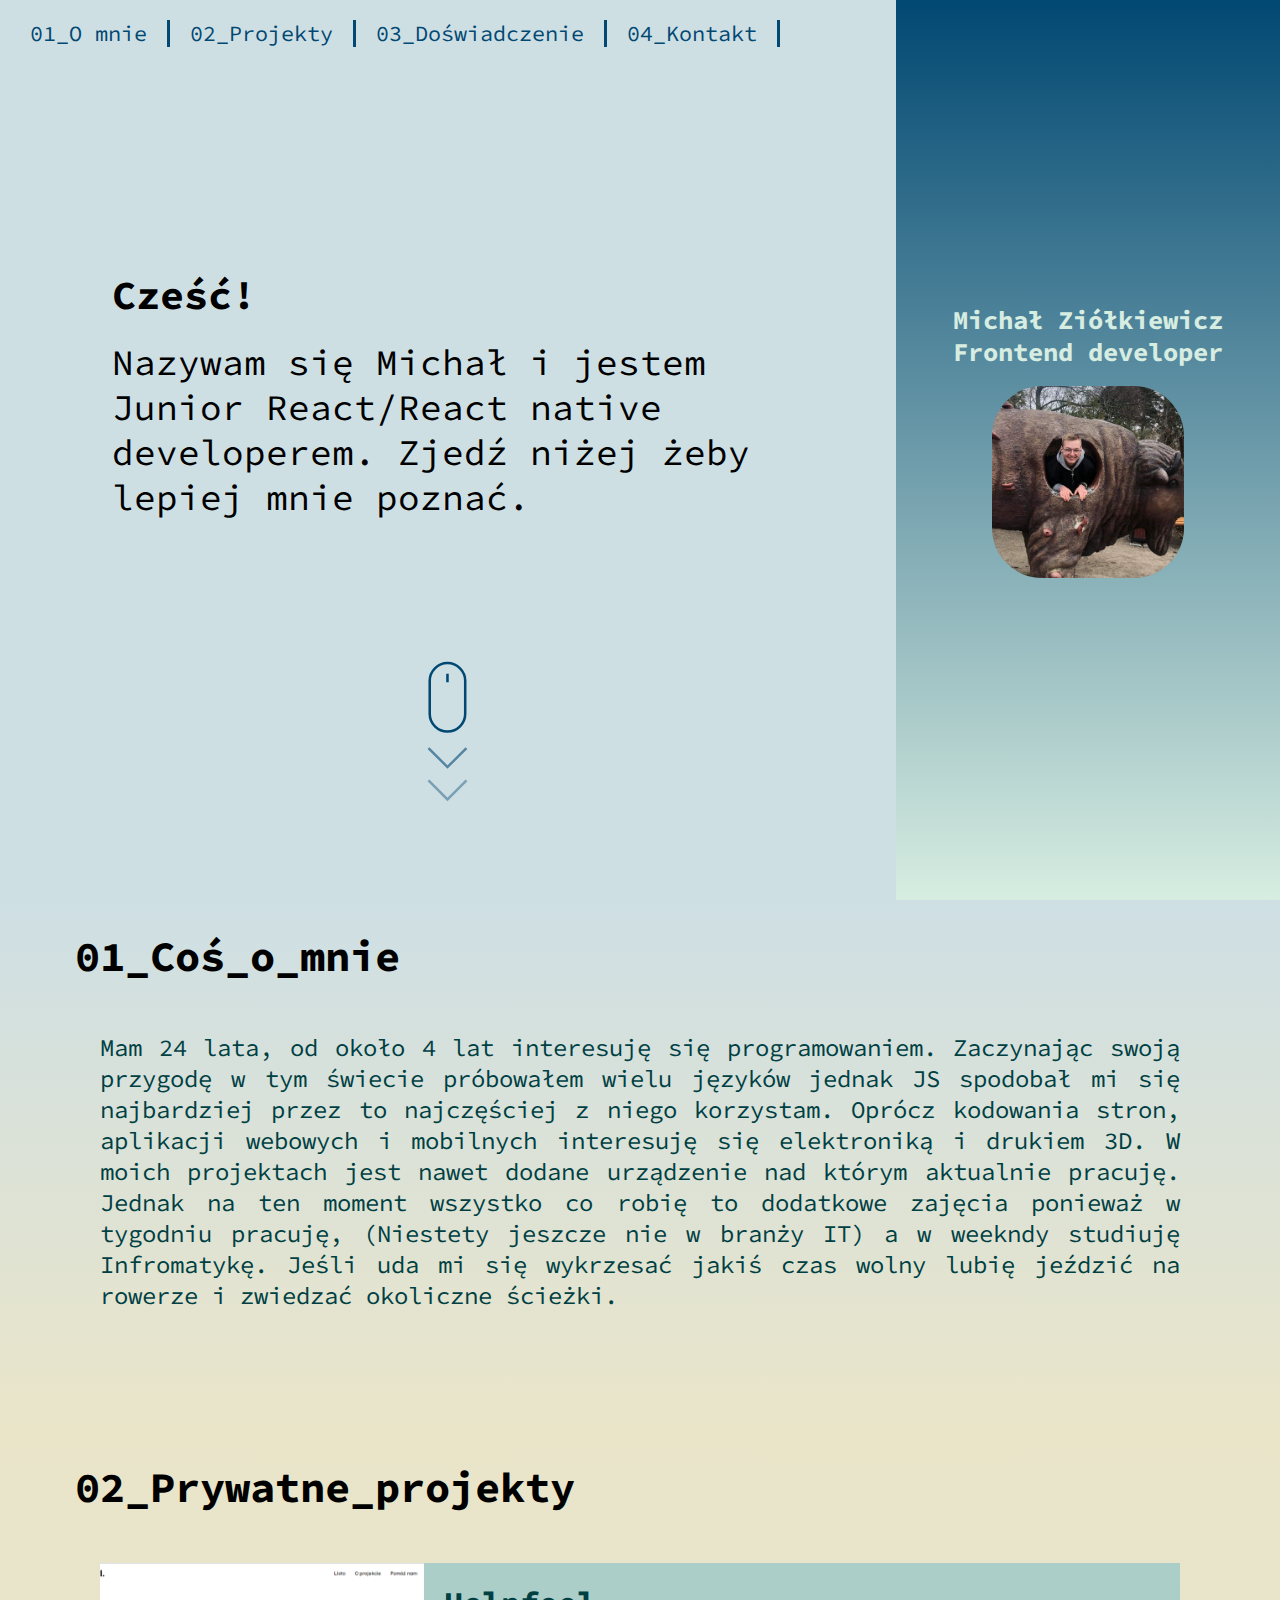
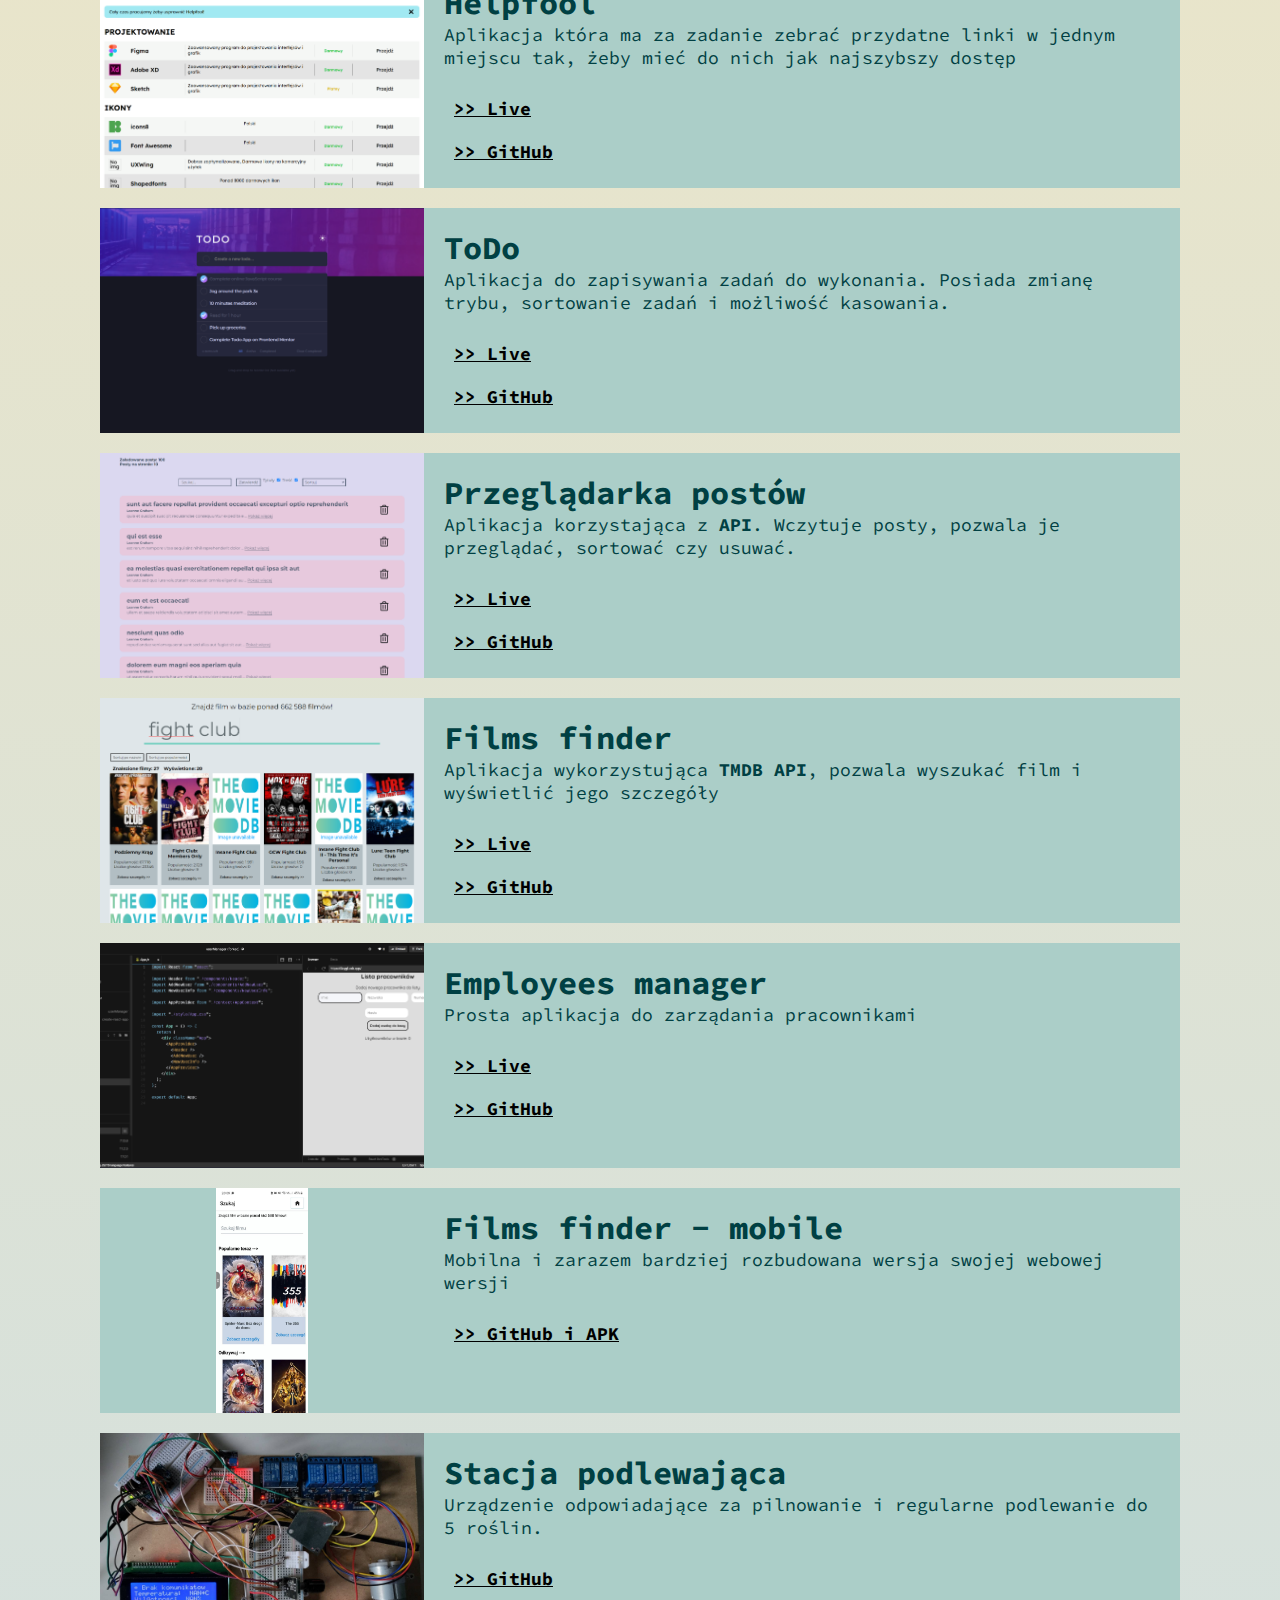
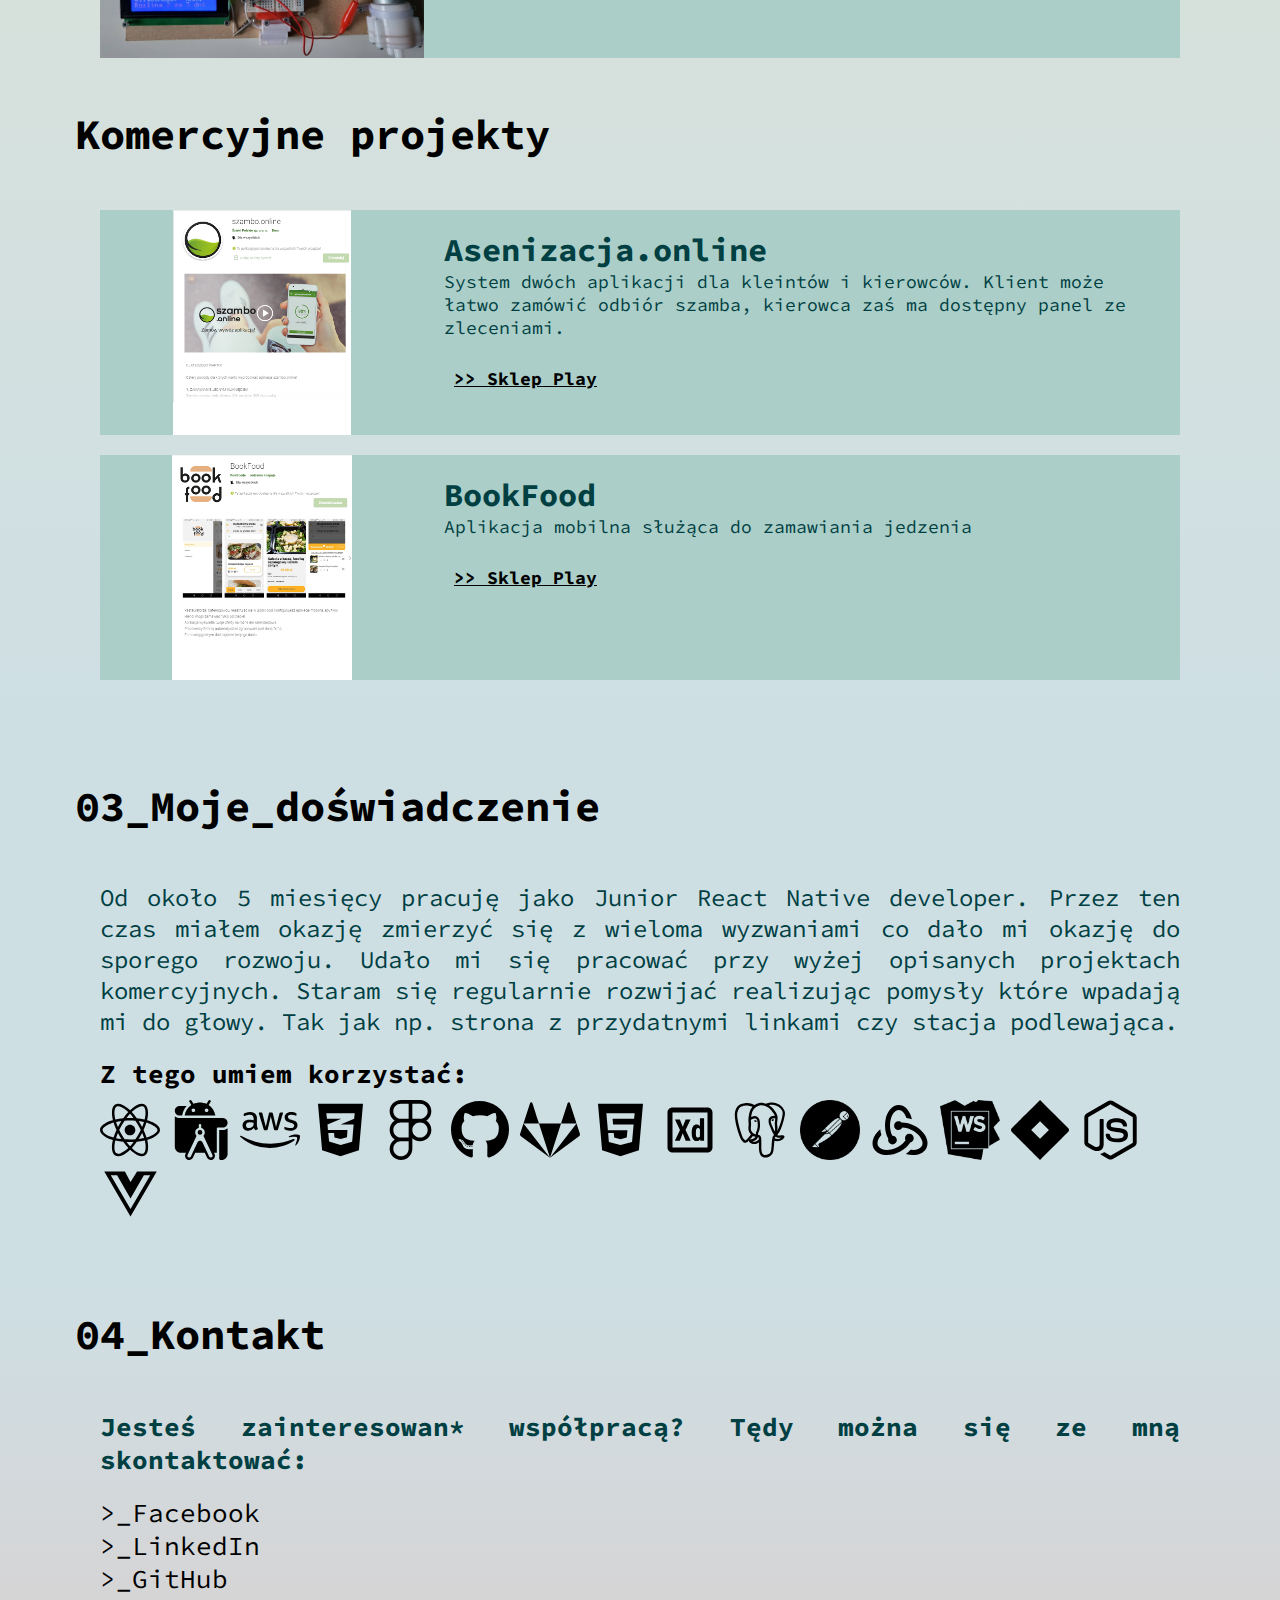
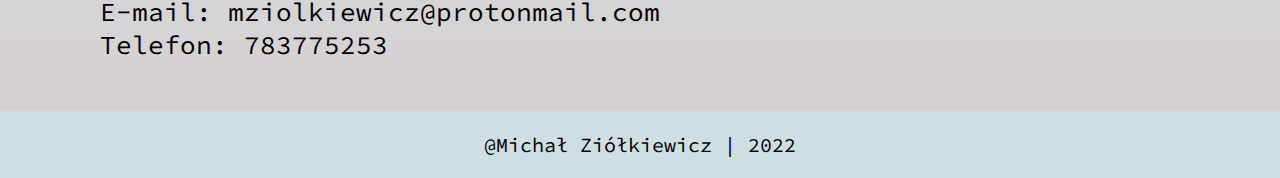
<file: index.html>
<!DOCTYPE html>
<html lang="en">
<head>
    <meta charset="UTF-8">
    <meta name="viewport" content="width=device-width, initial-scale=1.0">
    <title>Michał Ziółkiewicz Portfolio</title>
    <link rel="stylesheet" href="style.css">
    <!-- Global site tag (gtag.js) - Google Analytics -->
    <script async src="https://www.googletagmanager.com/gtag/js?id=G-033NKQG0B3"></script>
    <script>
        window.dataLayer = window.dataLayer || [];
        function gtag(){dataLayer.push(arguments);}
        gtag('js', new Date());

        gtag('config', 'G-033NKQG0B3');
    </script>
</head>
<body>
      <div id="start">
          <div class="leftSide box">
              <nav role="navigation">
                  <div id="menuToggle">
                      <input type="checkbox" id="checkbox">
                      <span></span>
                      <span></span>
                      <span></span>
                      <ul id="menu">
                          <li><a href="#about" onclick="closeMenu()">01_O mnie</a></li>
                          <li><a href="#projects" onclick="closeMenu()">02_Projekty</a></li>
                          <li><a href="#experience" onclick="closeMenu()">03_Doświadczenie</a></li>
                          <li><a href="#contact" onclick="closeMenu()">04_Kontakt</a></li>
                      </ul>
                  </div>
              </nav>
                  <div class="text">
                      <p>Cześć!</p>
                      <p>Nazywam się Michał i jestem Junior React/React native developerem. Zjedź niżej żeby lepiej mnie poznać.</p>
                  </div>
                  <div id="scrollDown"></div>
          </div>
          <div class="rightSide box">
              <div class="name">
                  <h1>Michał Ziółkiewicz</h1>
                  <h1>Frontend developer</h1>
              </div>
              <div class="photo"></div>
          </div>
      </div>

      <div id="about">
          <div class="projectsLabel">
              <h3>01_Coś_o_mnie</h3>
          </div>
          <p class="aboutText">Mam 24 lata, od około 4 lat interesuję się programowaniem. Zaczynając swoją przygodę w tym świecie próbowałem wielu języków jednak JS spodobał mi się najbardziej przez to najczęściej z niego korzystam. Oprócz kodowania stron, aplikacji webowych i mobilnych interesuję się elektroniką i drukiem 3D. W moich projektach jest nawet dodane urządzenie nad którym aktualnie pracuję. Jednak na ten moment wszystko co robię to dodatkowe zajęcia ponieważ w tygodniu pracuję, (Niestety jeszcze nie w branży IT) a w weekndy studiuję Infromatykę. Jeśli uda mi się wykrzesać jakiś czas wolny lubię jeździć na rowerze i zwiedzać okoliczne ścieżki. </p>
      </div>

      <div id="projects">

          <div class="projectsLabel">
              <h3>02_Prywatne_projekty</h3>
          </div>

          <div class="toLeft project animate__animated">
              <div class="helpfool image"></div>
              <div class="icons">
                  <h3>Helpfool</h3>
                  <p>Aplikacja która ma za zadanie zebrać przydatne linki w jednym miejscu tak, żeby mieć do nich jak najszybszy dostęp</p>
                  <a href="https://helpfool.netlify.app/" target="_blank">
                      <p>>> Live</p>
                  </a>
                  <a href="https://github.com/MichalZiolkiewicz/HelpfoolSite" target="_blank">
                      <p>>> GitHub</p>
                  </a>
              </div>
          </div>

          <div class="toLeft project animate__animated">
              <div class="ToDo image"></div>
              <section class="icons">
                  <h3>ToDo</h3>
                  <p>Aplikacja do zapisywania zadań do wykonania. Posiada zmianę trybu, sortowanie zadań i możliwość kasowania.</p>
                  <a href="https://fmctodoapp.netlify.app" target="_blank">
                      <p>>> Live</p>
                  </a>
                  <a href="https://github.com/MichalZiolkiewicz/reactTodo" target="_blank">
                      <p>>> GitHub</p>
                  </a>
              </section>
          </div>

          <div class="toLeft project animate__animated ">
              <div class="postViewer image"></div>
              <section class="icons">
                  <h3>Przeglądarka postów</h3>
                  <p>Aplikacja korzystająca z <a href="https://jsonplaceholder.typicode.com/" style="color: #004043">API</a>. Wczytuje posty, pozwala je przeglądać, sortować czy usuwać.</p>
                  <a href="https://post-viewer-mz.netlify.app" target="_blank">
                      <p>>> Live</p>
                  </a>
                  <a href="https://github.com/MichalZiolkiewicz/postsviewer" target="_blank">
                      <p>>> GitHub</p>
                  </a>
              </section>
          </div>

          <div class="toLeft project animate__animated">
              <div class="filmsFinder image"></div>
              <section class="icons">
                  <h3>Films finder</h3>
                  <p>Aplikacja wykorzystująca <a href="" style="color: #004043">TMDB API</a>, pozwala wyszukać film i wyświetlić jego szczegóły</p>
                  <a href="https://movies-finder-mz.netlify.app/#/" target="_blank">
                      <p>>> Live</p>
                  </a>
                  <a href="https://github.com/MichalZiolkiewicz/filmsfinder" target="_blank">
                      <p>>> GitHub</p>
                  </a>
              </section>
          </div>

          <div class="toLeft project animate__animated ">
              <div class="employeesManager image"></div>
              <section class="icons">
                  <h3>Employees manager</h3>
                  <p>Prosta aplikacja do zarządania pracownikami</p>
                  <a href="https://codesandbox.io/s/usermanager-forked-5xygl" target="_blank">
                      <p>>> Live</p>
                  </a>
                  <a href="https://github.com/MichalZiolkiewicz/userManager" target="_blank">
                      <p>>> GitHub</p>
                  </a>
              </section>
          </div>

          <div class="toLeft project animate__animated">
              <div class="filmsFinderMobile image mobile"></div>
              <section class="icons">
                  <h3>Films finder - mobile</h3>
                  <p>Mobilna i zarazem bardziej rozbudowana wersja swojej webowej wersji</p>
                  <a href="https://github.com/MichalZiolkiewicz/movies-finder-mobile" target="_blank">
                      <p>>> GitHub i APK</p>
                  </a>
              </section>
          </div>

          <div class="toLeft project animate__animated ">
              <div class="wateringStation image"></div>
              <section class="icons">
                  <h3>Stacja podlewająca</h3>
                  <p>Urządzenie odpowiadające za pilnowanie i regularne podlewanie do 5 roślin.</p>
                  <a href="https://github.com/MichalZiolkiewicz/wateringMachine" target="_blank">
                      <p>>> GitHub</p>
                  </a>
              </section>
          </div>

          <div class="projectsLabel">
              <h3>Komercyjne projekty</h3>
          </div>

          <div class="toLeft project animate__animated">
              <div class="asenizacja image mobile"></div>
              <section class="icons">
                  <h3>Asenizacja.online</h3>
                  <p>System dwóch aplikacji dla kleintów i kierowców. Klient może łatwo zamówić odbiór szamba, kierowca zaś ma dostępny panel ze zleceniami.</p>
                  <a href="https://play.google.com/store/apps/details?id=com.szambo.online&hl=pl&gl=US" target="_blank">
                      <p>>> Sklep Play</p>
                  </a>
              </section>
          </div>

          <div class="toLeft project animate__animated">
              <div class="bookfood image mobile"></div>
              <section class="icons">
                  <h3>BookFood</h3>
                  <p>Aplikacja mobilna służąca do zamawiania jedzenia</p>
                  <a href="https://play.google.com/store/apps/details?id=com.bookfood&hl=pl&gl=US" target="_blank">
                      <p>>> Sklep Play</p>
                  </a>
              </section>
          </div>

      </div>

      <div id="experience">
          <div class="projectsLabel">
              <h3>03_Moje_doświadczenie</h3>
          </div>

          <p class="aboutText">Od około 5 miesięcy pracuję jako Junior React Native developer. Przez ten czas miałem okazję zmierzyć się z wieloma wyzwaniami co dało mi okazję do sporego rozwoju. Udało mi się pracować przy wyżej opisanych projektach komercyjnych. Staram się regularnie rozwijać realizując pomysły które wpadają mi do głowy. Tak jak np. strona z przydatnymi linkami czy stacja podlewająca.</p>

          <div class="wrapper">
              <p>Z tego umiem korzystać:</p>
              <ul>
                  <li>
                      <div class="react ico"></div>
                  </li>
                  <li>
                      <div class="android ico"></div>
                  </li>
                  <li>
                      <div class="aws ico"></div>
                  </li>
                  <li>
                      <div class="css ico"></div>
                  </li>
                  <li>
                      <div class="figma ico"></div>
                  </li>
                  <li>
                      <div class="github ico"></div>
                  </li>
                  <li>
                      <div class="gitlab ico"></div>
                  </li>
                  <li>
                      <div class="html_ico ico"></div>
                  </li>
                  <li>
                      <div class="adobe ico"></div>
                  </li>
                  <li>
                      <div class="postgres ico"></div>
                  </li>
                  <li>
                      <div class="postman ico"></div>
                  </li>
                  <li>
                      <div class="redux ico"></div>
                  </li>
                  <li>
                      <div class="webstorm ico"></div>
                  </li>
                  <li>
                      <div class="jira ico"></div>
                  </li>
                  <li>
                      <div class="nodejs ico"></div>
                  </li>
                  <li>
                      <div class="vue ico"></div>
                  </li>
              </ul>
          </div>
      </div>

      <div id="contact">
          <div class="projectsLabel">
              <h3>04_Kontakt</h3>
          </div>
            <div>
                <p class="aboutText">
                    Jesteś zainteresowan* współpracą? Tędy można się ze mną skontaktować:
                </p>
                <ul>
                    <li><a href="https://www.facebook.com/michal.ziolkiewicz/" target="_blank">>_Facebook</a></li>
                    <li><a href="https://www.linkedin.com/in/ziolkiewicz-michal/" target="_blank">>_LinkedIn</a></li>
                    <li><a href="https://github.com/MichalZiolkiewicz" target="_blank">>_GitHub</a></li>
                    <li>E-mail: <a href="mailto: mziolkiewicz@protonmail.com" target="_blank">mziolkiewicz@protonmail.com</a></li>
                    <li>Telefon: <a style="user-select: all">783775253</a></li>
                </ul>

            </div>

      </div>


      <div class="footer">
          <p>@Michał Ziółkiewicz | 2022</p>
      </div>
      <script src="js/main.js"></script>
      <script src="js/lottie.js"></script>
      <script src="js/script.js"></script>
</body>
</html>
</file>
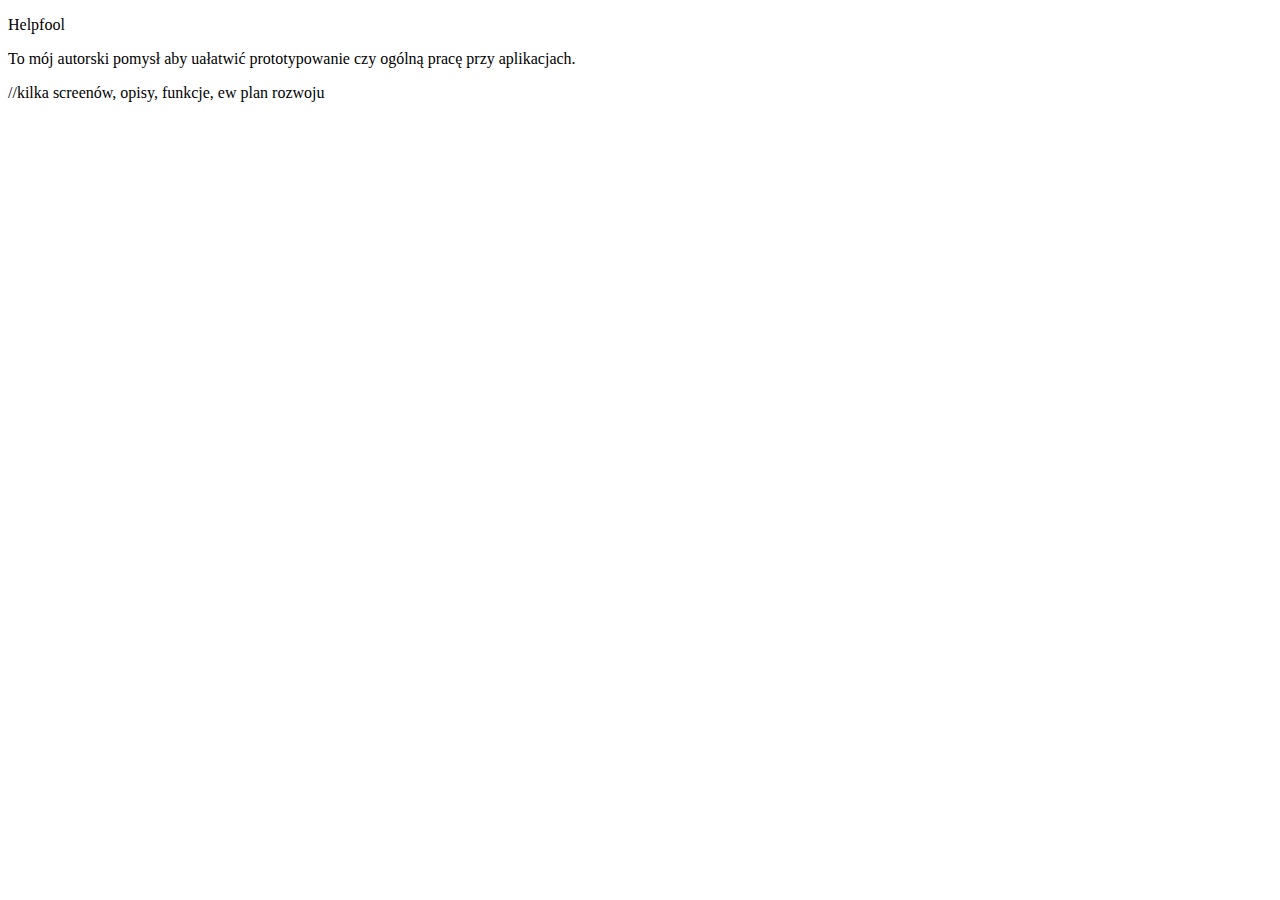
<file: projectPages/helpfool.html>
<!DOCTYPE html>
<html lang="en">
<head>
    <meta charset="UTF-8">
    <title>Helpfool - details</title>
</head>
<body>
    <div>
        <p>Helpfool</p>
        <p>To mój autorski pomysł aby uałatwić prototypowanie czy ogólną pracę przy aplikacjach.</p>

        //kilka screenów, opisy, funkcje, ew plan rozwoju

    </div>
</body>
</html>
</file>
<file: style.css>
@import url('https://fonts.googleapis.com/css2?family=Source+Code+Pro:wght@300;400;600;700&display=swap');

*{
    margin: 0;
    padding: 0;
}
html{
    scroll-behavior: smooth;
}


body{
    font-family: 'Source Code Pro', monospace;
    overflow-x: hidden;
    overflow-y: scroll;
}

/*menu*/

#menuToggle input{
    display: none;
}


#menuToggle{
    width: 100%;
    font-size: 1.7vw;
    margin-left: 20px;
}

#menuToggle li{
    list-style: none;
    float: left;
    margin: 20px 10px;
    padding-right: 20px;
    border-right: 3px solid #014872;
    transition: 0.3s;
}

#menuToggle a:link, a:visited {
    color: #014872;
    text-decoration: none;
}

#menuToggle li:hover{
    background-color: azure;
    padding-left: 20px;
}

/*firstSection*/

#start{
    display: flex;
}

.leftSide{
    flex-basis: 70%;
    height: 100vh;
    background-color: #CEDFE4;
}

#scrollDown{
    height: 24vh;
    width: 12vh;
    margin: 100px auto;
}

.text{
    font-size:36px;
    margin: 30vh auto 0 auto;
    width: 75%;
}

.text p:first-of-type{
    margin-bottom: 20px;
    font-size: 40px;
    font-weight: bold;
}


.rightSide{
    flex-basis: 30%;
    height: 100vh;
    background-image: linear-gradient(#014872,#D7EDE1);
    color: #D7EDE1;
    display: flex;
    flex-direction: column;
    justify-content: center;
}

.name{
    order: 1;
}
.photo{
    order: 2;
}

.rightSide h1{
    font-size: 2vw;
    padding: 0 20px;
    text-align: center;
}

.photo{
    height: 15vw;
    width: 15vw;
    border-radius: 50px;
    margin: 2vh auto;
    display: block;
    background-image: url("img/me.jpg");
    background-position: center;
    background-repeat: no-repeat;
    background-size: cover;
}

.box{
    box-sizing: border-box;
    float: left;
}

.clearfix::after {
    content: "";
    clear: both;
    display: table;
}

/*Sekcja druga*/

#about{
    background-image: linear-gradient(#CEDFE4, #EAE5C9);
    padding-bottom: 100px;
}
.aboutText{
    display: block;
    margin: 20px 100px;
    font-size: 24px;
    color: #004043;
    text-align: justify;
}

/*Trzeci segment projekty*/

#projects{
    background-image: linear-gradient(#EAE5C9, #CEDFE4);
    padding-bottom: 50px;
}

.projectsLabel{
    padding: 30px 75px;
    width: 100%;
    font-size: 36px;
}

.project{
    height: 25vh;
    background-color: #ABCEC8;
    color: #004043;
    margin: 20px 100px;
    transition: .3s;
    display: flex;
    flex-direction: row;
}

.image{
    background-position: center;
    background-repeat: no-repeat;
    background-size: cover;
    flex-basis: 30%;
}

.mobile{
    background-size: contain;
}

.icons{
    height: 100%;
    padding: 20px 20px 10px 20px;
    box-sizing: border-box;
    flex-basis: 70%;
}

.icons a{
    text-decoration: none;
    font-weight: bold;
}

.icons a p{
    text-decoration: underline;
    color: black;
    padding: 10px;
}

.project img{
    transition: .3s;
    height: 2vw;
    width: 2vw;
    max-width: 50px;
    max-height: 50px;
}

.project h3{
    font-size: 32px;
}

.project p{
    font-size: 18px;
    padding-bottom: 2vh;
}

.invisible{
    display: none;
}

/*grafiki*/

.helpfool{
    background-image: url("img/helpfool.png");
}
.ToDo{
    background-image: url("img/toDo.png");
}

.postViewer{
    background-image: url("img/postViewer.png");
}

.filmsFinder{
    background-image: url("img/moviesFinder.png");
}

.employeesManager{
    background-image: url("img/userManager.png");
}

.filmsFinderMobile{
    background-image: url("img/moviesFinder.jpeg");
}

.wateringStation{
    background-image: url("img/wateringStation.jpeg");
}
.asenizacja{
    background-image: url("img/szambo_online.png");
}
.bookfood{
    background-image: url("img/bookfood.png");
}

/*czwarta sekcja - doświadczenie*/

#experience{
    background-color: #CEDFE4;
    padding-bottom: 50px;
}

.wrapper{
    margin: 0 100px;
}

.wrapper ul{
    display: flex;
    flex-flow: wrap row;
}

.wrapper li{
    list-style: none;
}

.wrapper p {
    font-weight: bold;
    font-size: 26px;
    padding-bottom: 10px;
}

.ico{
    height: 60px;
    width: 60px;
    display: inline-block;
    background-position: center;
    background-repeat: no-repeat;
    background-size: contain;
    margin-right: 10px;
}

.react{
    background-image: url("img/icons/react-brands.svg");
}
.android{
    background-image: url("img/icons/icons8-android-studio.svg");
}
.aws{
    background-image: url("img/icons/aws-brands.svg");
}
.css{
    background-image: url("img/icons/css3-alt-brands.svg");
}
.figma{
    background-image: url("img/icons/figma-brands.svg");
}
.github{
    background-image: url("img/icons/github-brands.svg");
}
.gitlab{
    background-image: url("img/icons/gitlab-brands.svg");
}
.html_ico{
    background-image: url("img/icons/html5-brands.svg");
}
.adobe{
    background-image: url("img/icons/icons8-adobe-xd.svg");
}
.postgres{
    background-image: url("img/icons/icons8-postgresql.svg");
}
.postman{
    background-image: url("img/icons/icons8-postman-is-the-only-complete-api-development-environment-96.png");
}
.redux{
    background-image: url("img/icons/icons8-redux.svg");
}
.webstorm{
    background-image: url("img/icons/icons8-webstorm-an-integrated-development-environment-for-javascript-96.png");
}
.jira{
    background-image: url("img/icons/jira-brands.svg");
}
.nodejs{
    background-image: url("img/icons/node-js-brands.svg");
}
.vue{
    background-image: url("img/icons/vuejs-brands.svg");
}

/*contact*/

#contact{
    padding-bottom: 50px;
    background-image: linear-gradient(#CEDFE4,#D8D1D1);
}

#contact a:link, a:visited {
    color: black;
    text-decoration: none;
}

#contact p{
    font-size: 26px;
    font-weight: bold;
}

#contact ul {
    margin: 0 100px;
}

#contact li{
    font-size: 26px;
    list-style: none;
}

#contact a:hover{
    font-weight: bold;
}

/*stopka*/
.footer{
    background-color: #CEDFE4;
    color: black;
    text-align: center;
    height: 3vh;
    line-height: 3vh;
    font-size: 20px;
    padding: 20px;
}


@media(max-width: 920px){
    #menuToggle{
        display: block;
        position: relative;
        top: 50px;
        left: 50px;
        margin-left: 0;
        z-index: 1;
        -webkit-user-select: none;
        user-select: none;
    }

    #menuToggle a
    {
        text-decoration: none;
        color: #232323;
        transition: color 0.3s ease;
    }

    #menuToggle li:hover
    {
        background-color: transparent;
        padding-left: 0;
    }

    #menuToggle input
    {
        display: block;
        width: 40px;
        height: 32px;
        position: absolute;
        top: -7px;
        left: -5px;
        cursor: pointer;
        opacity: 0;
        z-index: 2;
        -webkit-touch-callout: none;
    }

    #menuToggle span
    {
        display: block;
        width: 33px;
        height: 4px;
        margin-bottom: 5px;
        position: relative;
        background: #014872;
        border-radius: 3px;
        z-index: 1;
        transform-origin: 4px 0px;
        transition: transform 0.5s cubic-bezier(0.77,0.2,0.05,1.0),
        background 0.5s cubic-bezier(0.77,0.2,0.05,1.0),
        opacity 0.55s ease;
    }

    #menuToggle span:first-child
    {
        transform-origin: 0% 0%;
    }

    #menuToggle span:nth-last-child(2)
    {
        transform-origin: 0% 100%;
    }

    #menuToggle input:checked ~ span
    {
        opacity: 1;
        transform: rotate(45deg) translate(-2px, -1px);
        background: #232323;
    }

    #menuToggle input:checked ~ span:nth-last-child(3)
    {
        opacity: 0;
        transform: rotate(0deg) scale(0.2, 0.2);
    }

    #menuToggle input:checked ~ span:nth-last-child(2)
    {
        transform: rotate(-45deg) translate(0, -1px);
    }

    #menu
    {
        position: absolute;
        width: 70vw;
        height: 65vh;
        margin: -100px 0 0 -50px;
        padding: 125px 50px 50px 50px;
        background: #ededed;
        list-style-type: none;
        -webkit-font-smoothing: antialiased;
        transform-origin: 0% 0%;
        transform: translate(-100%, 0);
        transition: transform 0.5s cubic-bezier(0.77,0.2,0.05,1.0);
    }

    #menu li
    {
        width: 100%;
        padding: 10px 0;
        font-size: 22px;
        border: none;
    }

    #menuToggle input:checked ~ ul
    {
        transform: none;
    }

    .rightSide{
       justify-content: center;
    }

    .name h1{
        font-size: 36px;
        padding: 0;
    }

    .name{
        order: 2;
        text-align: center;
        writing-mode: vertical-rl;
        text-orientation: mixed;
        margin: 0 auto;
    }

    .photo{
        margin-top: 100px;
        order: 1;
        height: 20vw;
        width: 20vw;
    }

    .aboutText{
        margin: 20px 50px;
        font-size: 18px;
    }

    .project {
        margin: 20px 40px;
    }
}

@media (max-width: 760px) {

    .text{
        font-size:26px;
    }

    .text p:first-of-type{
        font-size: 28px;
    }

    #scrollDown{
        margin-top: 50px;
        height: 16vh;
    }

    .projectsLabel{
        padding: 30px 35px 15px 35px;
        text-align: left;
        font-size: 24px;
    }

    .project{
        flex-direction: column;
        height: 55vh;
        margin: 20px 50px;
    }

    .image{
        flex-basis: 60%;
    }

    .icons{
        flex-basis: 40%;
    }

    #contact ul{
        margin: 0 50px;
    }

    #contact li{
        font-size: 18px;
    }

    .wrapper{
        margin: 0 50px;
    }

    .wrapper p {
        font-size: 18px;
    }
}

@media (max-width: 500px) {
    .projectsLabel{
        padding: 30px 0 0 30px;
        text-align: left;
        font-size: 20px;
        width: calc(100% - 30px);
    }

    .project {
        margin: 20px 25px;
    }

    .text{
        font-size:20px;
    }

    .text p:first-of-type{
        font-size: 22px;
    }

    .icons h3{
        font-size: 20px;
    }

    .icons p {
        font-size: 18px;
    }

    .ico{
        width: 40px;
        height: 40px;
    }

    .aboutText {
        margin: 20px 25px;
        text-align: left;
    }

    #contact p{
        font-size: 20px;
    }
}
</file>
